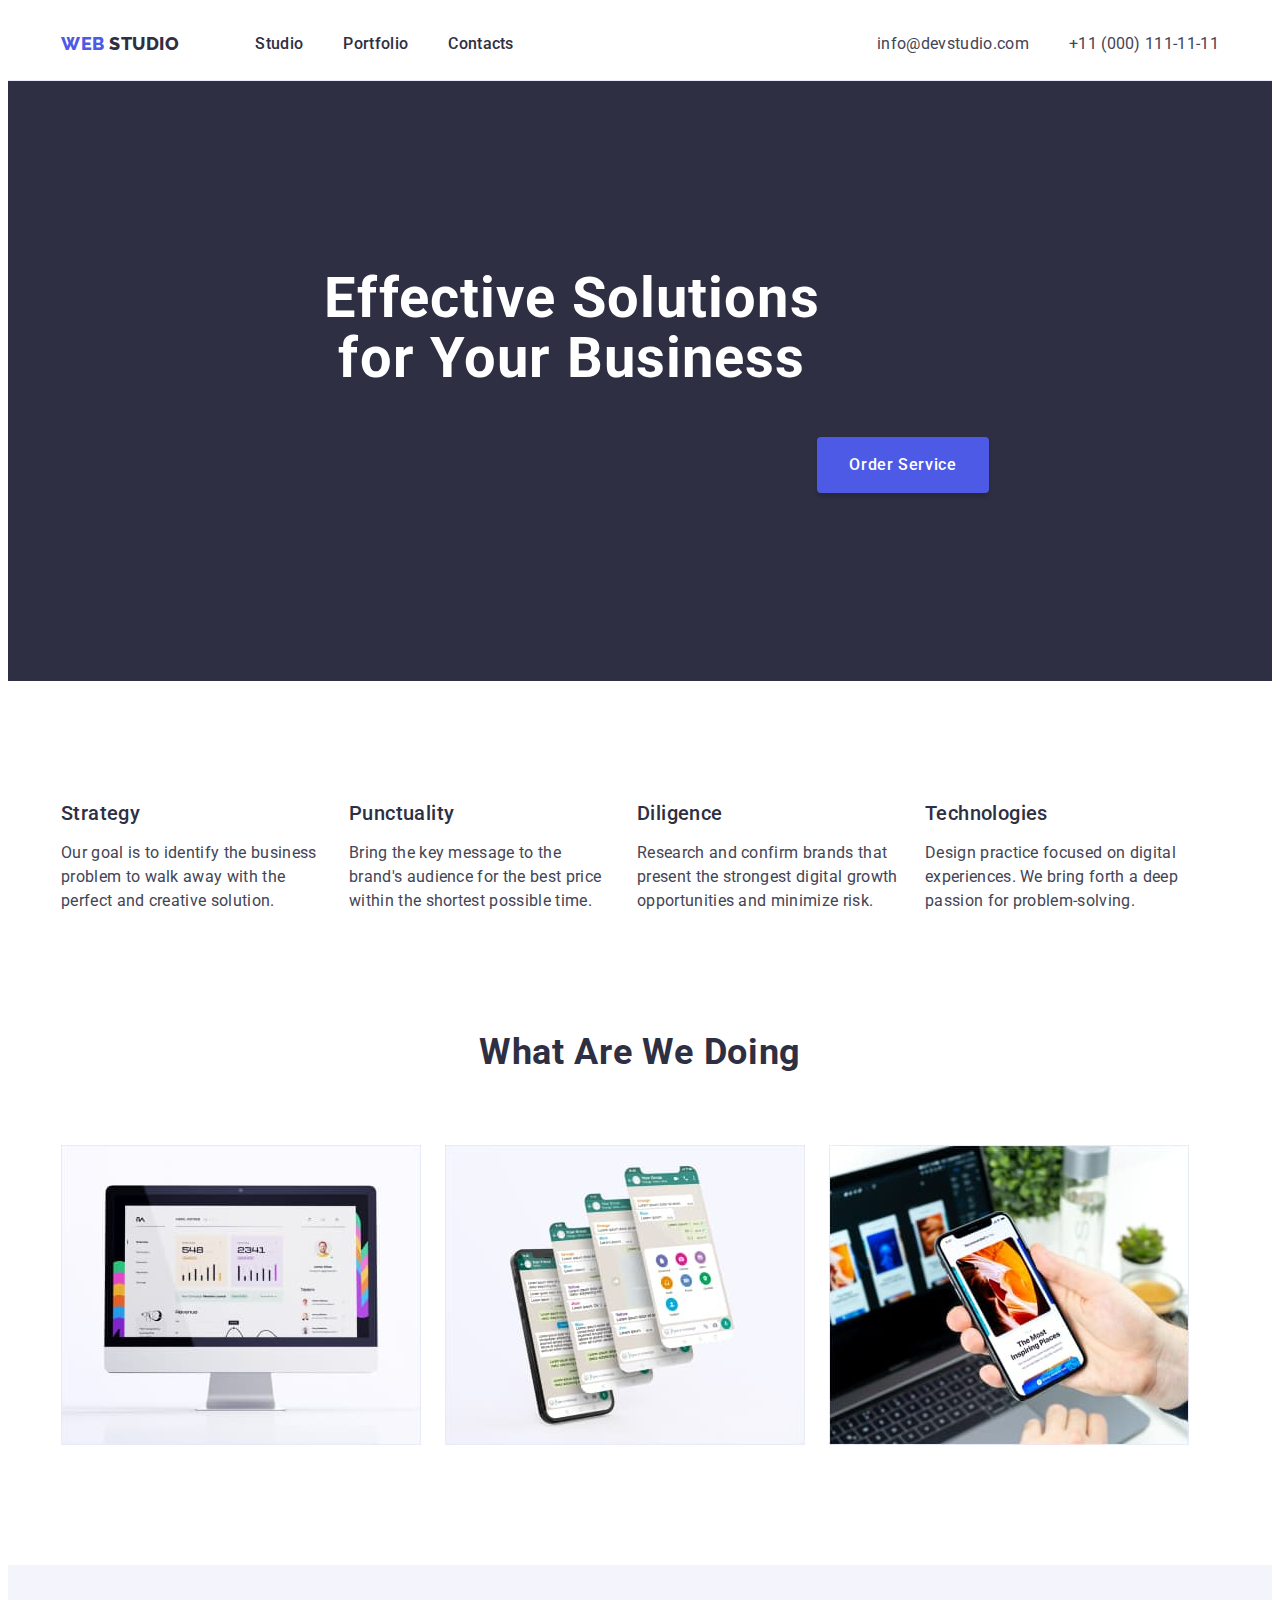
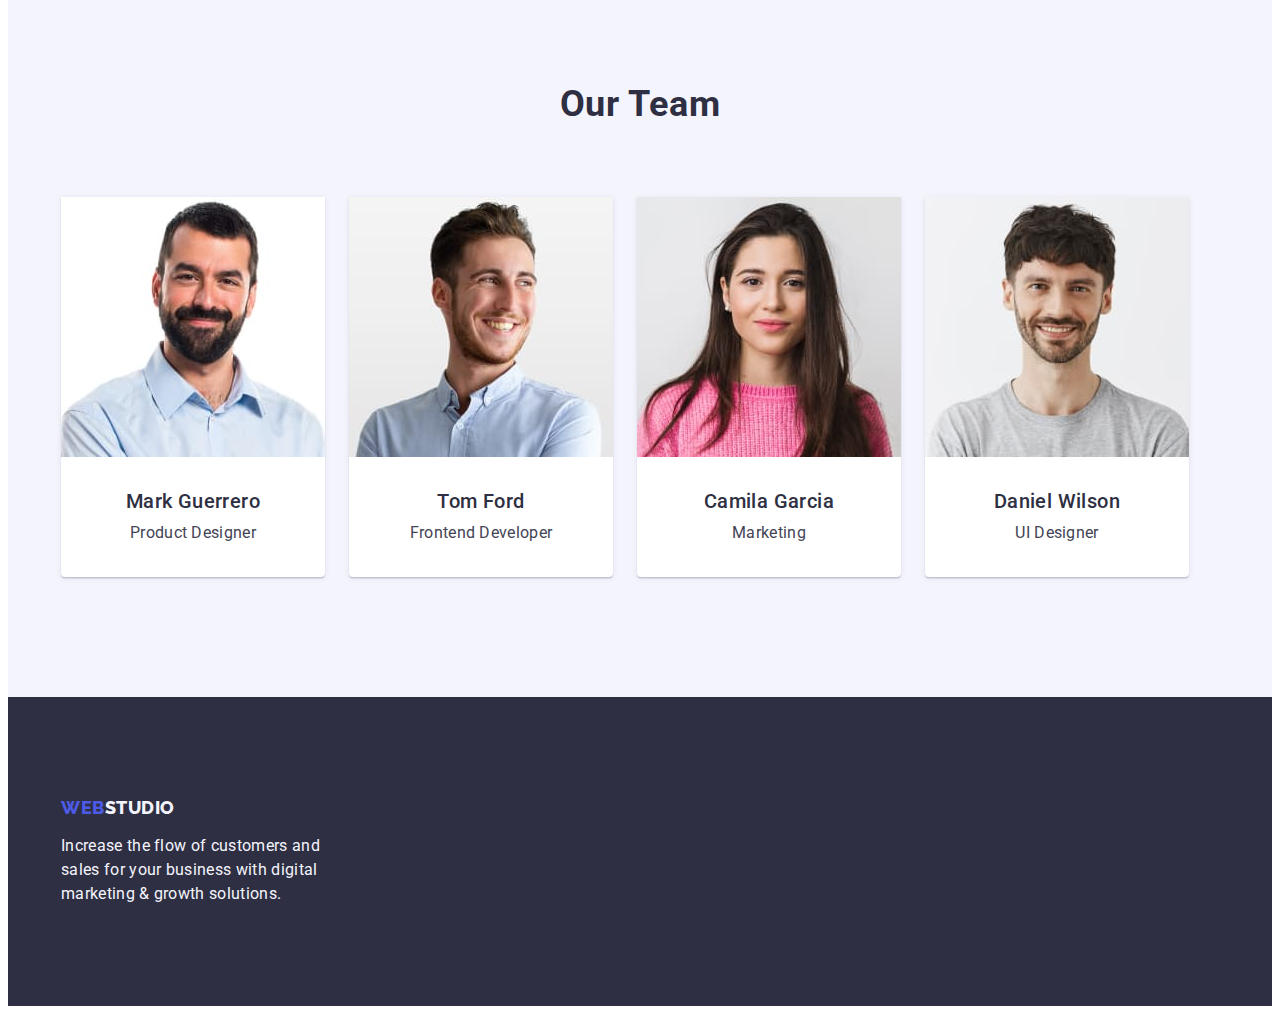
<file: index.html>
<!DOCTYPE html>
<html lang="en">
  <head>
    <meta charset="UTF-8" />
    <meta http-equiv="X-UA-Compatible" content="IE=edge" />
    <meta name="viewport" content="width=device-width, initial-scale=1.0" />
    <link rel="preconnect" href="https://fonts.googleapis.com" />
    <link rel="preconnect" href="https://fonts.gstatic.com" crossorigin />
    <link
      href="https://fonts.googleapis.com/css2?family=Raleway:wght@800&family=Roboto:wght@400;500;700;900&display=swap"
      rel="stylesheet"
    />
    <link
      rel="stylesheet"
      href="https://cdnjs.cloudflare.com/ajax/libs/modern-normalize/2.0.0/modern-normalize.min.css"
      integrity="sha512-4xo8blKMVCiXpTaLzQSLSw3KFOVPWhm/TRtuPVc4WG6kUgjH6J03IBuG7JZPkcWMxJ5huwaBpOpnwYElP/m6wg=="
      crossorigin="anonymous"
      referrerpolicy="no-referrer"
    />
    <link rel="stylesheet" href="./css/styles.css" />
    <title>Studio</title>
  </head>

  <body>
    <header class="header">
      <div class="container container-header">
        <nav class="nav">
          <a href="./index.html" class="logo-link link"
            >WEB <span class="link-studio">Studio</span></a
          >
          <ul class="nav-list list">
            <li>
              <a href="./index.html" class="nav-link link">Studio</a>
            </li>
            <li>
              <a href="./portfolio.html" class="nav-link link">Portfolio</a>
            </li>
            <li>
              <a href="" class="nav-link link">Contacts</a>
            </li>
          </ul>
        </nav>

        <address class="address">
          <ul class="address-list list">
            <li>
              <a href="mailto:info@devstudio.com" class="address-link link"
                >info@devstudio.com</a
              >
            </li>
            <li>
              <a href="tel:+110001111111" class="address-link link"
                >+11 (000) 111-11-11</a
              >
            </li>
          </ul>
        </address>
      </div>
    </header>

    <main>
      <section class="hero">
        <div class="container container-hero">
          <h1 class="hero-title">Effective Solutions for Your Business</h1>
          <button type="button" class="hero-btn">Order Service</button>
        </div>
      </section>

      <section class="pref-section">
        <div class="container-pref container">
          <h2 class="visually-hidden">Our preference</h2>
          <ul class="pref-list list">
            <li class="pref-list-item">
              <h3 class="pref-title">Strategy</h3>
              <p class="pref-text">
                Our goal is to identify the business problem to walk away with
                the perfect and creative solution.
              </p>
            </li>
            <li class="pref-list-item">
              <h3 class="pref-title">Punctuality</h3>
              <p class="pref-text">
                Bring the key message to the brand's audience for the best price
                within the shortest possible time.
              </p>
            </li>
            <li class="pref-list-item">
              <h3 class="pref-title">Diligence</h3>
              <p class="pref-text">
                Research and confirm brands that present the strongest digital
                growth opportunities and minimize risk.
              </p>
            </li>
            <li class="pref-list-item">
              <h3 class="pref-title">Technologies</h3>
              <p class="pref-text">
                Design practice focused on digital experiences. We bring forth a
                deep passion for problem-solving.
              </p>
            </li>
          </ul>
        </div>
      </section>

      <section class="about-section">
        <div class="container container-about">
          <h2 class="about">What are we doing</h2>
          <ul class="about-list list">
            <li class="about-list-item">
              <img
                src="./images/monitor.jpg"
                alt="monitor"
                width="360"
                height="300"
              />
            </li>
            <li class="about-list-item">
              <img
                src="./images/smartphone.jpg"
                alt="smartphone"
                width="360"
                height="300"
              />
            </li>
            <li class="about-list-item">
              <img
                src="./images/notebook.jpg"
                alt="notebook"
                width="360"
                height="300"
              />
            </li>
          </ul>
        </div>
      </section>

      <section class="our-team">
        <div class="container container-team">
          <h2 class="team">Our Team</h2>
          <ul class="team-list list">
            <li class="team-card">
              <img
                src="./images/photo_mark.jpg"
                alt="Mark Guerrero"
                width="264"
                height="260"
              />
              <div class="team-item">
                <h3 class="team-name">Mark Guerrero</h3>
                <p class="team-position">Product Designer</p>
              </div>
            </li>
            <li class="team-card">
              <img
                src="./images/photo_tom.jpg"
                alt="Tom Ford"
                width="264"
                class="team-position"
                height="260"
              />
              <div class="team-item">
                <h3 class="team-name">Tom Ford</h3>
                <p class="team-position">Frontend Developer</p>
              </div>
            </li>
            <li class="team-card">
              <img
                src="./images/photo_camila.jpg"
                alt="Camila Garcia"
                width="264"
                height="260"
              />
              <div class="team-item">
                <h3 class="team-name">Camila Garcia</h3>
                <p class="team-position">Marketing</p>
              </div>
            </li>
            <li class="team-card">
              <img
                src="./images/photo_daniel.jpg"
                alt="Daniel Wilson"
                width="264"
                height="260"
              />
              <div class="team-item">
                <h3 class="team-name">Daniel Wilson</h3>
                <p class="team-position">UI Designer</p>
              </div>
            </li>
          </ul>
        </div>
      </section>
    </main>

    <footer class="footer">
      <div class="container-footer container">
        <a href="./index.html" class="footer-link link"
          >Web<span class="footer-link-web">Studio</span></a
        >
        <p class="footer-text">
          Increase the flow of customers and sales for your business with
          digital marketing & growth solutions.
        </p>
      </div>
    </footer>
  </body>
</html>
</file>
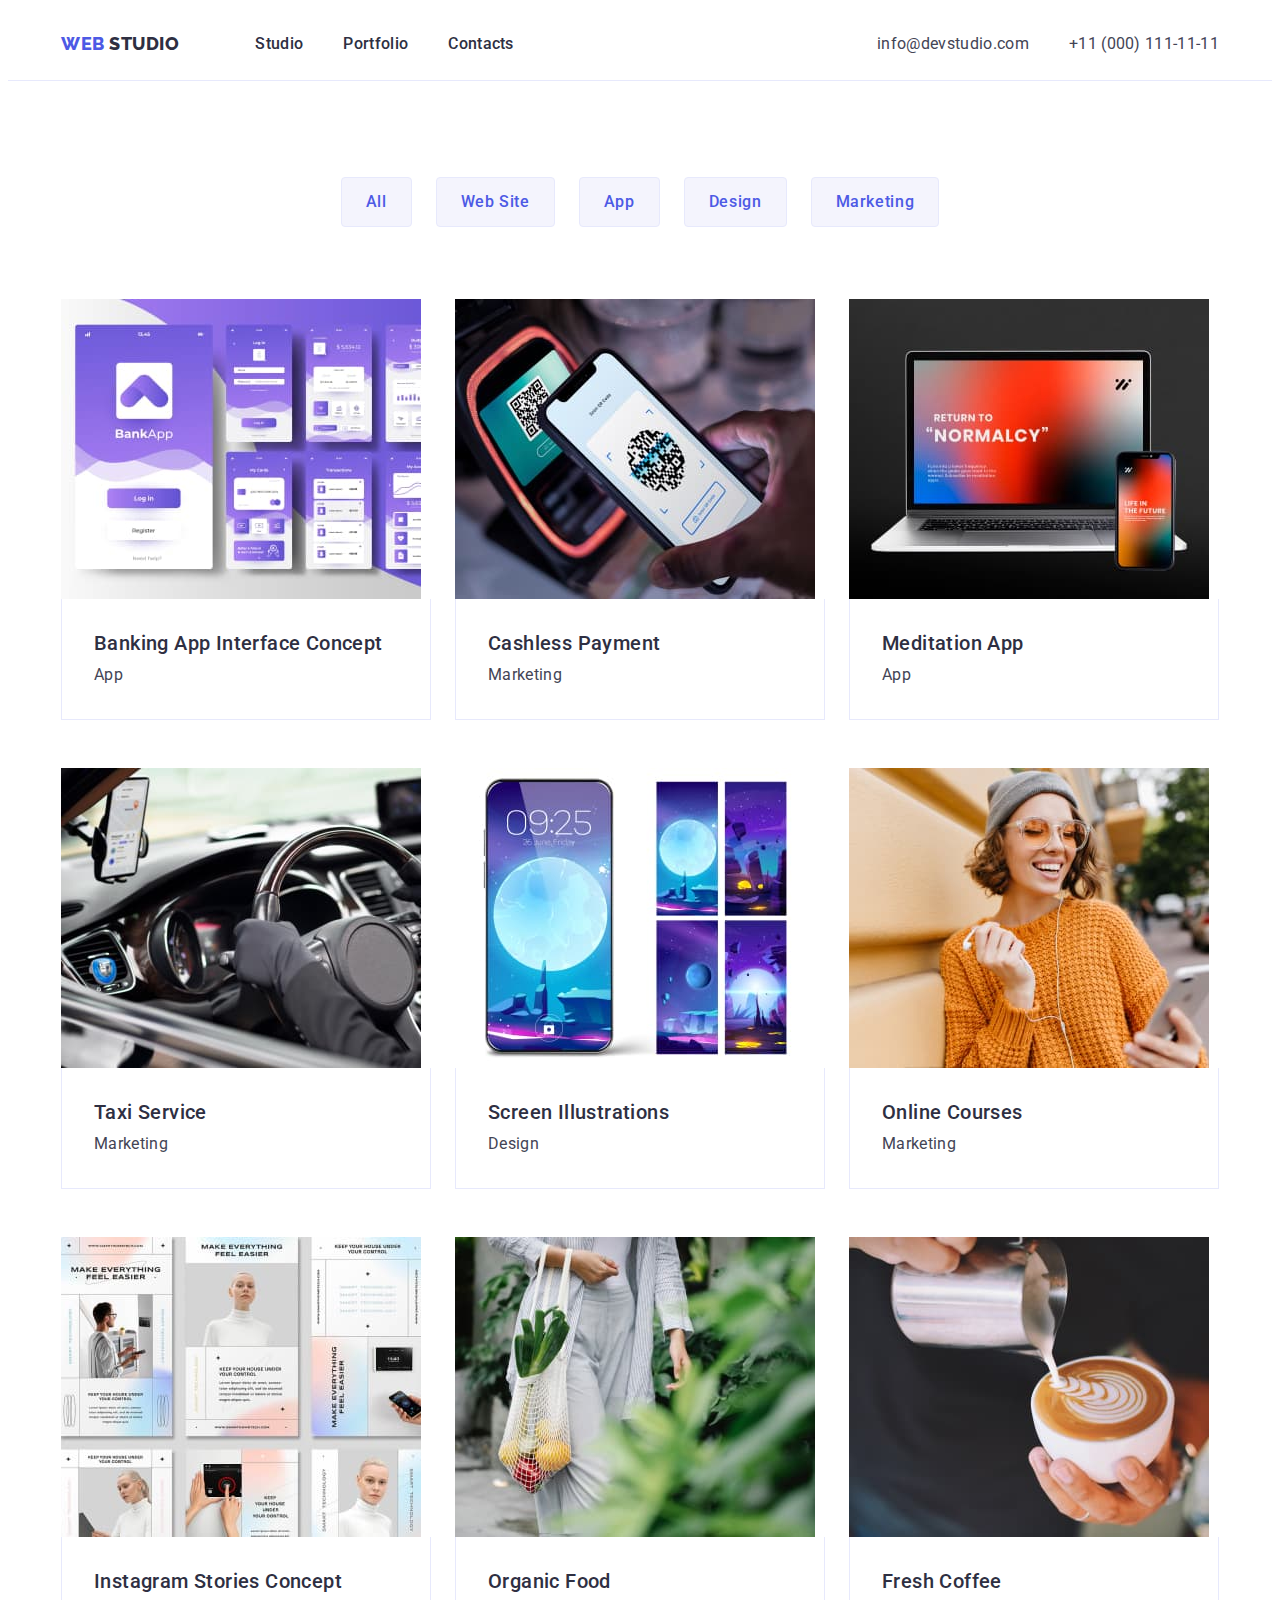
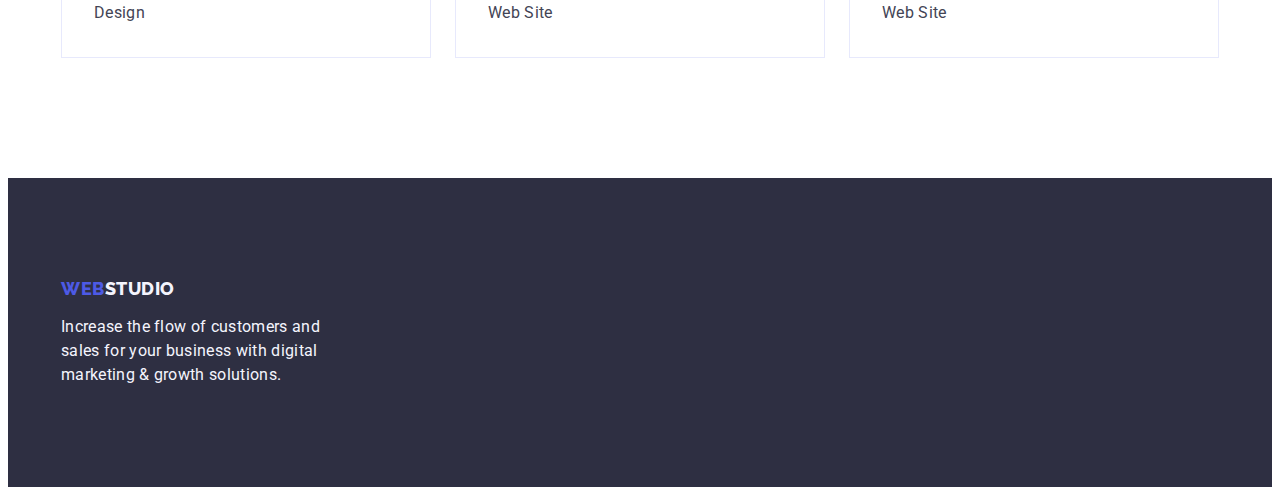
<file: portfolio.html>
<!DOCTYPE html>
<html lang="en">
  <head>
    <meta charset="UTF-8" />
    <meta http-equiv="X-UA-Compatible" content="IE=edge" />
    <meta name="viewport" content="width=device-width, initial-scale=1.0" />
    <link rel="preconnect" href="https://fonts.googleapis.com" />
    <link rel="preconnect" href="https://fonts.gstatic.com" crossorigin />
    <link
      href="https://fonts.googleapis.com/css2?family=Raleway:wght@800&family=Roboto:wght@400;500;700;900&display=swap"
      rel="stylesheet"
    />
    <link
      rel="stylesheet"
      href="https://cdnjs.cloudflare.com/ajax/libs/modern-normalize/2.0.0/modern-normalize.min.css"
      integrity="sha512-4xo8blKMVCiXpTaLzQSLSw3KFOVPWhm/TRtuPVc4WG6kUgjH6J03IBuG7JZPkcWMxJ5huwaBpOpnwYElP/m6wg=="
      crossorigin="anonymous"
      referrerpolicy="no-referrer"
    />
    <link rel="stylesheet" href="./css/styles.css" />
    <title>Portfolio</title>
  </head>

  <body>
    <header class="header">
      <div class="container-header container">
        <nav class="nav">
          <a href="./index.html" class="logo-link link"
            >WEB <span class="link-studio">Studio</span></a
          >
          <ul class="nav-list list">
            <li>
              <a href="./index.html" class="nav-link link">Studio</a>
            </li>
            <li>
              <a href="./portfolio.html" class="nav-link link">Portfolio</a>
            </li>
            <li>
              <a href="" class="nav-link link">Contacts</a>
            </li>
          </ul>
        </nav>

        <address class="address">
          <ul class="address-list list">
            <li>
              <a href="mailto:info@devstudio.com" class="address-link link"
                >info@devstudio.com</a
              >
            </li>
            <li>
              <a href="tel:+110001111111" class="address-link link"
                >+11 (000) 111-11-11</a
              >
            </li>
          </ul>
        </address>
      </div>
    </header>

    <main>
      <section class="portfolio">
        <div class="container container-portfolio">
          <h1 class="visually-hidden">Filter</h1>
          <ul class="filter-list list">
            <li><button type="button" class="button">All</button></li>
            <li><button type="button" class="button">Web Site</button></li>
            <li><button type="button" class="button">App</button></li>
            <li><button type="button" class="button">Design</button></li>
            <li><button type="button" class="button">Marketing</button></li>
          </ul>
          <ul class="portfolio-list list">
            <li class="category-item">
              <a href="" class="link">
                <img
                  src="./images/portfolio_1.jpg"
                  alt="Open pages of the bank's app"
                  width="360"
                  height="300"
                  class="portfolio-img"
                />
                <div class="app-box">
                  <h2 class="portfolio-name">Banking App Interface Concept</h2>
                  <p class="portfolio-type">App</p>
                </div>
              </a>
            </li>
            <li class="category-item">
              <a href="" class="link">
                <img
                  src="./images/portfolio_2.jpg"
                  alt="Pay by phone via QR code"
                  width="360"
                  height="300"
                  class="portfolio-img"
                />
                <div class="app-box">
                  <h2 class="portfolio-name">Cashless Payment</h2>
                  <p class="portfolio-type">Marketing</p>
                </div>
              </a>
            </li>
            <li class="category-item">
              <a href="" class="link">
                <img
                  src="./images/portfolio_3.jpg"
                  alt="Open website on a computer and application on a phone"
                  width="360"
                  height="300"
                  class="portfolio-img"
                />
                <div class="app-box">
                  <h2 class="portfolio-name">Meditation App</h2>
                  <p class="portfolio-type">App</p>
                </div>
              </a>
            </li>
            <li class="category-item">
              <a href="" class="link">
                <img
                  src="./images/portfolio_4.jpg"
                  alt="Driver in a car looking at maps on his phone"
                  width="360"
                  height="300"
                  class="portfolio-img"
                />
                <div class="app-box">
                  <h2 class="portfolio-name">Taxi Service</h2>
                  <p class="portfolio-type">Marketing</p>
                </div>
              </a>
            </li>
            <li class="category-item">
              <a href="" class="link">
                <img
                  src="./images/portfolio_5.jpg"
                  alt="Different types of screensaver design"
                  width="360"
                  height="300"
                  class="portfolio-img"
                />
                <div class="app-box">
                  <h2 class="portfolio-name">Screen Illustrations</h2>
                  <p class="portfolio-type">Design</p>
                </div>
              </a>
            </li>
            <li class="category-item">
              <a href="" class="link">
                <img
                  src="./images/portfolio_6.jpg"
                  alt="A girl with headphones looking at her phone"
                  width="360"
                  height="300"
                  class="portfolio-img"
                />
                <div class="app-box">
                  <h2 class="portfolio-name">Online Courses</h2>
                  <p class="portfolio-type">Marketing</p>
                </div>
              </a>
            </li>
            <li class="category-item">
              <a href="" class="link">
                <img
                  src="./images/portfolio_7.jpg"
                  alt="Different story designs for social media"
                  width="360"
                  height="300"
                  class="portfolio-img"
                />
                <div class="app-box">
                  <h2 class="portfolio-name">Instagram Stories Concept</h2>
                  <p class="portfolio-type">Design</p>
                </div>
              </a>
            </li>
            <li class="category-item">
              <a href="" class="link">
                <img
                  src="./images/portfolio_8.jpg"
                  alt="A girl with a bag of food"
                  width="360"
                  height="300"
                  class="portfolio-img"
                />
                <div class="app-box">
                  <h2 class="portfolio-name">Organic Food</h2>
                  <p class="portfolio-type">Web Site</p>
                </div>
              </a>
            </li>
            <li class="category-item">
              <a href="" class="link">
                <img
                  src="./images/portfolio_9.jpg"
                  alt="Barista makes coffee"
                  width="360"
                  height="300"
                  class="portfolio-img"
                />
                <div class="app-box">
                  <h2 class="portfolio-name">Fresh Coffee</h2>
                  <p class="portfolio-type">Web Site</p>
                </div>
              </a>
            </li>
          </ul>
        </div>
      </section>
    </main>

    <footer class="footer">
      <div class="container-footer container">
        <a href="./index.html" class="footer-link link"
          >Web<span class="footer-link-web">Studio</span></a
        >
        <p class="footer-text">
          Increase the flow of customers and sales for your business with
          digital marketing & growth solutions.
        </p>
      </div>
    </footer>
  </body>
</html>
</file>
<file: css/styles.css>
:root {
  --primary-color: #434455;
  --secondary-color: #2e2f42;
  --white-color: #ffffff;
  --first-logo-color: #2e2f42;
  --second-logo-color: #4d5ae5;
  --first-footer-logo-color: #4d5ae5;
  --second-footer-logo-color: #f4f4fd;
  --primary-background-color: #ffffff;
  --secondary-background-color: #2e2f42;
  --gray-background-color: #f4f4fd;
  --accent-color: #4d5ae5;
  --active-accent-color: #ffffff;
  --accent-background-color: #f4f4fd;
  --active-accent-background-color: #404bbf;
}

body {
  font-family: "Roboto", sans-serif;
  color: var(--primary-color);
  background-color: var(--primary-background-color);
}

h1,
h2,
h3,
h4,
h5,
h6,
p {
  margin: 0;
}

ul {
  margin-top: 0;
  margin-bottom: 0;
  padding-left: 0;
}

img {
  display: block;
}

.list {
  list-style-type: none;
}

.link {
  text-decoration: none;
}

.container {
  width: 1158px;
  margin: 0 auto;
  padding-right: 15px;
  padding-left: 15px;
}

/* Header */

.header {
  border-bottom: 1px solid #e7e9fc;
  padding: 24px 0 24px 0;
}

.container-header {
  display: flex;
  justify-content: space-between;
  align-items: center;
}

.nav {
  display: flex;
  align-items: center;
}

.logo-link {
  font-family: "Raleway", sans-serif;
  font-weight: 800;
  font-size: 18px;
  line-height: 1.17;
  align-items: center;
  letter-spacing: 0.03em;
  text-transform: uppercase;
  text-decoration: none;
  color: var(--second-logo-color);
  margin-right: 76px;
}

.link-studio {
  color: var(--first-logo-color);
}

.nav-list {
  display: flex;
  gap: 40px;
}

.nav-link {
  font-weight: 500;
  font-size: 16px;
  line-height: 1.5;
  letter-spacing: 0.02em;
  color: var(--secondary-color);
  padding: 24px 0;
}

.nav-link:hover,
.nav-link:focus,
.nav-link:active {
  color: var(--active-accent-background-color);
}

.address {
  font-style: normal;
  gap: 40px;
}

.address-list {
  display: flex;
  gap: 40px;
}

.address-link {
  font-size: 16px;
  font-weight: 400;
  line-height: 1.5;
  font-style: normal;
  text-decoration: none;
  color: var(--primary-color);
  letter-spacing: 0.02em;
}

.address-link:hover,
.address-link:focus {
  color: var(--active-accent-background-color);
}

/* Hero */

.hero {
  background-color: var(--secondary-background-color);
  padding: 188px 0px;
}

.container-hero {
  display: flex;
  flex-direction: column;
  padding: 0 316px;
}

.hero-title {
  color: var(--white-color);
  font-weight: 700;
  font-size: 56px;
  line-height: 1.07;
  text-align: center;
  letter-spacing: 0.02em;
  max-width: 496px;
  padding-bottom: 48px;
}

.hero-btn {
  background-color: var(--accent-color);
  color: var(--white-color);
  box-shadow: 0px 4px 4px rgba(0, 0, 0, 0.15);
  border-radius: 4px;
  font-family: inherit;
  font-weight: 500;
  font-size: 16px;
  line-height: 1.5;
  display: block;
  align-self: center;
  letter-spacing: 0.04em;
  cursor: pointer;
  padding: 16px 32px;
  min-width: 169px;
  height: 56px;
  border: none;
}

.hero-btn:hover,
.hero-btn:focus {
  background-color: var(--active-accent-background-color);
}

/* Our preference */

.pref-section {
  padding: 120px 0;
}

/* .container-pref {
} */

.visually-hidden {
  position: absolute;
  width: 1px;
  height: 1px;
  margin: -1px;
  border: 0;
  padding: 0;
  white-space: nowrap;
  clip-path: inset(100%);
  clip: rect(0 0 0 0);
  overflow: hidden;
}

.pref-list {
  display: flex;
  gap: 24px;
}

.pref-list-item {
  width: 264px;
}

.pref-list-item > h3 {
  padding-bottom: 8px;
}

.pref-title {
  font-weight: 500;
  font-size: 20px;
  line-height: 1.2;
  letter-spacing: 0.02em;
  color: var(--secondary-color);
  margin-bottom: 8px;
}

.pref-text {
  font-weight: 400;
  font-size: 16px;
  line-height: 1.5;
  letter-spacing: 0.02em;
}

/* About us */

/* .container-about {
} */

.about-section {
  padding-bottom: 120px;
}

.about {
  font-weight: 700;
  font-size: 36px;
  line-height: 1.11;
  text-align: center;
  letter-spacing: 0.02em;
  text-transform: capitalize;
  color: var(--secondary-color);
  margin-bottom: 72px;
}

.about-list {
  display: flex;
  gap: 24px;
}

.about-list-item {
  width: calc((100%-48px) / 3);
}

/* Our team */

.our-team {
  background-color: var(--gray-background-color);
  padding: 120px 0;
}

.team {
  font-weight: 700;
  font-size: 36px;
  line-height: 1.11;
  letter-spacing: 0.02em;
  text-transform: capitalize;
  color: var(--secondary-color);
  margin-bottom: 72px;
  text-align: center;
}

.team-list {
  display: flex;
  gap: 24px;
}

.team-name {
  font-weight: 500;
  font-size: 20px;
  line-height: 1.2;
  letter-spacing: 0.02em;
  color: var(--secondary-color);
  margin-bottom: 8px;
}

.team-position {
  font-weight: 400;
  font-size: 16px;
  line-height: 1.5;
  letter-spacing: 0.02em;
}

.team-item {
  padding: 32px 16px;
  text-align: center;
}

.team-card {
  background-color: var(--primary-background-color);
  box-shadow: 0px 1px 6px rgba(46, 47, 66, 0.08),
    0px 1px 1px rgba(46, 47, 66, 0.16), 0px 2px 1px rgba(46, 47, 66, 0.08);
  border-radius: 0px 0px 4px 4px;
}

/* Footer */

.footer {
  background-color: var(--secondary-background-color);
  padding: 100px 0;
}

.footer-link {
  font-family: "Raleway", sans-serif;
  font-weight: 800;
  font-size: 18px;
  line-height: 1.17;
  letter-spacing: 0.03em;
  text-transform: uppercase;
  color: var(--first-footer-logo-color);
  margin-bottom: 16px;
  display: inline-block;
}

.footer-link-web {
  color: var(--second-footer-logo-color);
}

.footer-text {
  font-weight: 400;
  font-size: 16px;
  line-height: 1.5;
  letter-spacing: 0.02em;
  color: var(--second-footer-logo-color);
  max-width: 264px;
}

/* Portfolio */

.portfolio {
  padding-top: 96px;
  padding-bottom: 120px;
}

/* Filter */

.visually-hidden {
  display: none;
}

.filter-list {
  display: flex;
  gap: 24px;
  margin-bottom: 72px;
  justify-content: center;
  align-items: center;
}

.filter-list .button {
  background-color: var(--accent-background-color);
  color: var(--accent-color);
  border: 1px solid #e7e9fc;
  border-radius: 4px;
  font-family: inherit;
  font-weight: 500;
  font-size: 16px;
  line-height: 1.5;
  letter-spacing: 0.04em;
  cursor: pointer;
  padding: 12px 24px;
}

.filter-list .button:hover,
.filter-list .button:focus {
  background-color: var(--active-accent-background-color);
  color: var(--white-color);
  box-shadow: 0px 3px 1px rgba(0, 0, 0, 0.1), 0px 2px 1px rgba(0, 0, 0, 0.08),
    0px 2px 2px rgba(0, 0, 0, 0.12);
  border-radius: 4px;
  border: 1px solid transparent;
}

/* Portfolio List */

.portfolio-list {
  display: flex;
  flex-wrap: wrap;
  column-gap: 24px;
  row-gap: 48px;
}

.category-item {
  width: calc((100% - 48px) / 3);
}

.app-box {
  border: 1px solid #e7e9fc;
  border-top: none;
  padding: 32px 16px;
}

.portfolio-name {
  font-weight: 500;
  font-size: 20px;
  line-height: 1.2;
  letter-spacing: 0.02em;
  color: var(--secondary-color);
  margin-bottom: 8px;
  padding-left: 16px;
}

.portfolio-type {
  font-size: 16px;
  line-height: 1.5;
  letter-spacing: 0.02em;
  color: var(--primary-color);
  padding-left: 16px;
}
</file>
